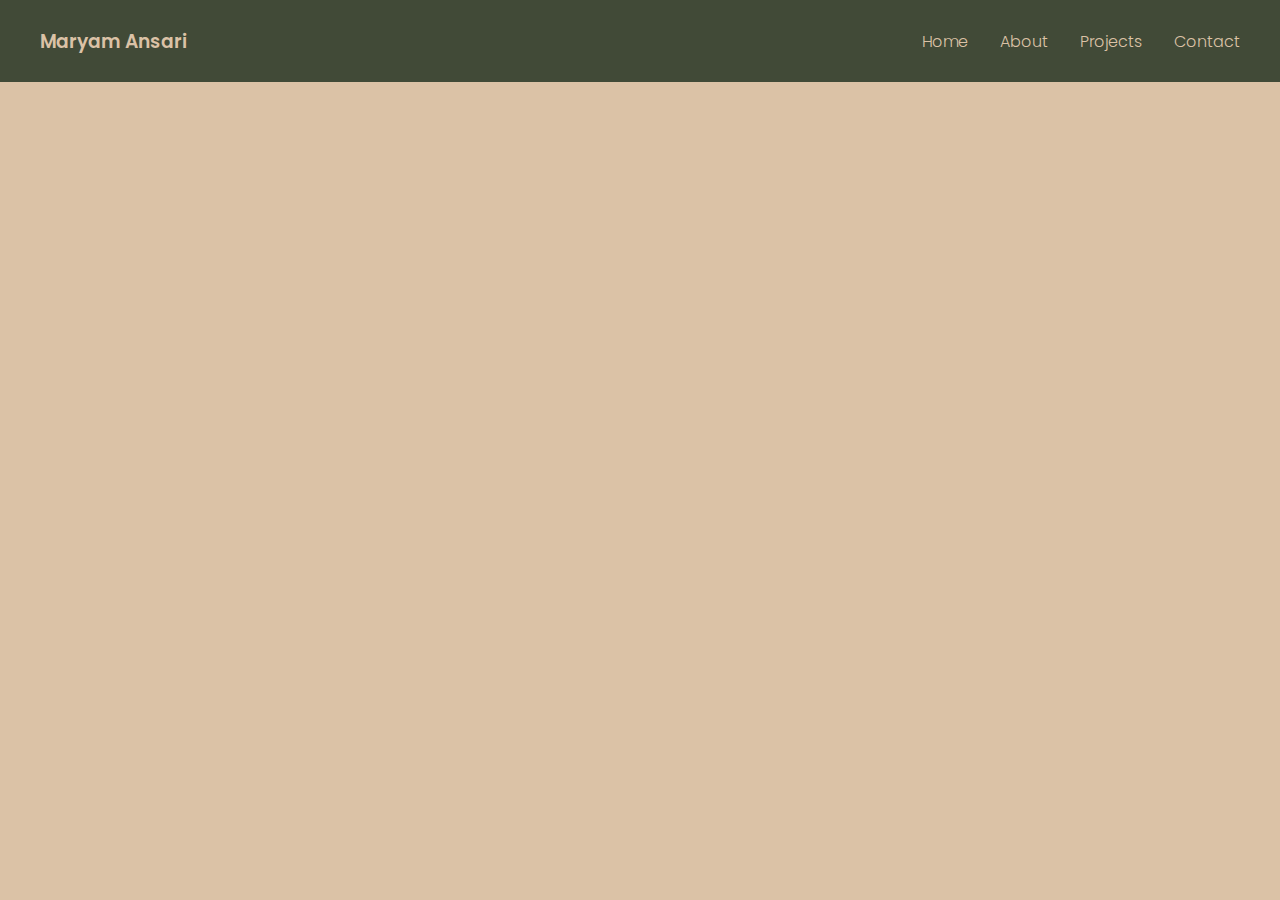
<file: index.html>
<!DOCTYPE html>
<html lang="en">
<head>
    <meta charset="UTF-8">
    <meta name="viewport" content="width=device-width, initial-scale=1.0">
    <title>Maryam Ansari | Web Developer</title>
    <link rel="preconnect" href="https://fonts.googleapis.com">
    <link rel="preconnect" href="https://fonts.gstatic.com" crossorigin>
    <link href="https://fonts.googleapis.com/css2?family=Poppins:wght@300;400;600&display=swap" rel="stylesheet">
    <link rel="stylesheet" href="index.css" ></link>
</head>
<body>
    <header>
        <nav>
        <h3 id="heading"> Maryam Ansari</h3>
        
        <div id="navigation">
            <a class ="navbar" href="index.html">Home</a>
            <a class ="navbar" href="about.html">About</a>
            <a class ="navbar" href="project.html">Projects</a>
            <a class ="navbar" href="contact.html">Contact</a>
        </div>
        </nav>
    </header>
    <main>
        <article class="main-intro">
            <h2 class="animate">Hi, I'm Maryam Ansari</h2>
            <p class="animate">Aspiring Web Developer | Creative Problem Solver</p>
            <p class="animate">"Building my journey, one project at a time"</p>
            <a href="project.html" class="animate" id="firstbutton">View My Work</a>
        </article>
    </main>
</body>
</html>
</file>
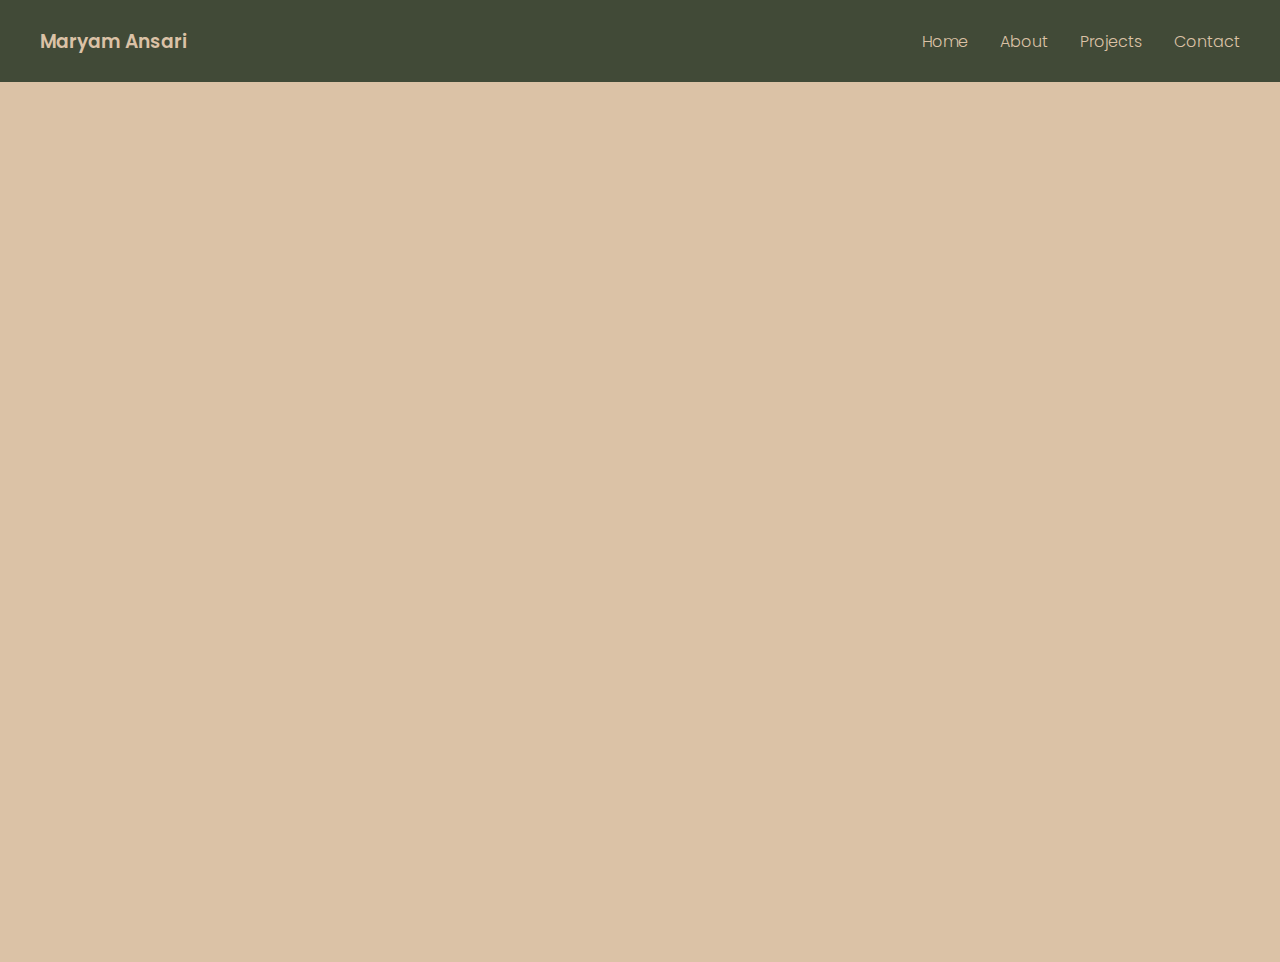
<file: about.html>
<!DOCTYPE html>
<html lang="en">
<head>
    <meta charset="UTF-8">
    <meta name="viewport" content="width=device-width, initial-scale=1.0">
    <title>About Me | Maryam Ansari</title>
    <link rel="preconnect" href="https://fonts.googleapis.com">
    <link rel="preconnect" href="https://fonts.gstatic.com" crossorigin>
    <link href="https://fonts.googleapis.com/css2?family=Poppins:wght@300;400;600&display=swap" rel="stylesheet">
    <link rel="stylesheet" href="about.css" ></link>
</head>
<body>
 <header>
        <nav>
        <h3 id="heading"> Maryam Ansari</h3>

            <input type="checkbox" id="nav-toggle" class="nav-toggle">
            <label for="nav-toggle" class="hamburger-button">
            <span class="hamburger-line"></span>
            <span class="hamburger-line"></span>
            <span class="hamburger-line"></span>
        </label>
        <div id="navigation">
            <a class ="navbar" href="index.html">Home</a>
            <a class ="navbar" href="about.html">About</a>
            <a class ="navbar" href="project.html">Projects</a>
            <a class ="navbar" href="contact.html">Contact</a>
        </div>
        </nav>
    </header>
    <main>    
        <section id="about">
            <div class="about-image animate">
                <img src="picture.jpg" alt="My Picture">
            </div>
            <div class="about-content"> 
                <h2 class="animate">Hello! I'm Maryam Ansari</h2>
                <p class="animate">  I'm a passionate and creative problem-solver, currently diving deep into the world of web development. I love the process of turning complex ideas into beautiful, user-friendly websites. My journey is all about learning, building, and growing—one line of code at a time..</p>
                <h3 class="animate">My Toolbox </h3>
                <div class="skills-container animate">
                    <span class="skill-tag">HTML5</span>
                    <span class="skill-tag">CSS3</span>
                    <span class="skill-tag">Java</span>
               </div>
            </div>
        </section>
    </main>
</body>
</html>
</file>
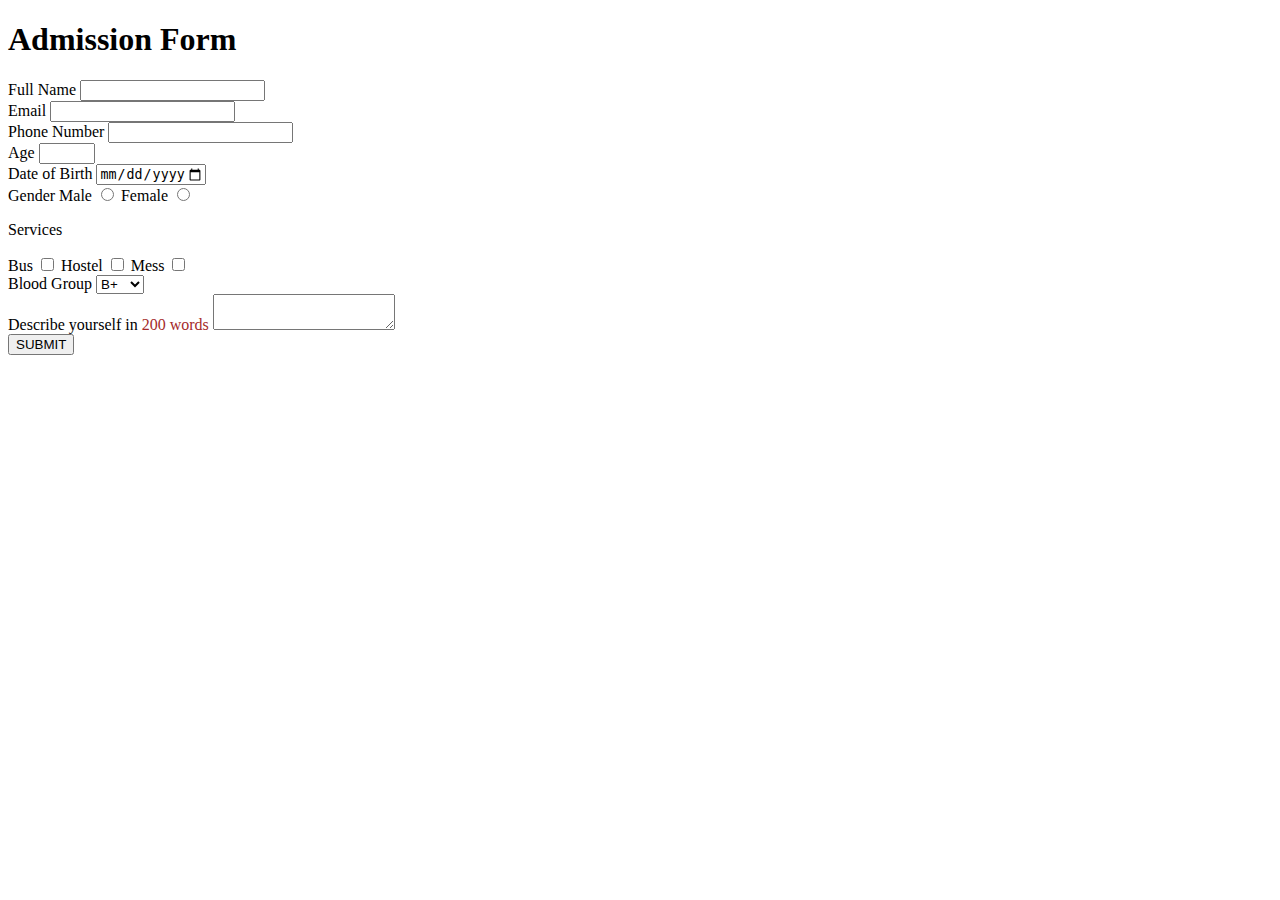
<file: admission.html>
<!DOCTYPE html>
<html lang="en">
<head>
    <meta charset="UTF-8">
    <meta name="viewport" content="width=device-width, initial-scale=1.0">
    <title>AdmissionForm</title>
</head>
<body>
<form> 
  <h1>Admission Form</h1>
  <div>
  <label for="name"> Full Name</label>
  <input type="text" id="name" name="name"></input>
  </div>

<div>
    <label for="email">Email</label>
  <input type="email" id="email" name="email"></input>
</div>

<div>
    <label for="number">Phone Number</label>
  <input type="tel" id="number" name="number" maxlength="10"></input>
</div>
<div>
    <label for="age">Age</label>
  <input type="number" id="age" name="age" min="15" max="60"></input>
  </div>

  <div>

    <label for="date">Date of Birth</label>
  <input type="date" id="date" name="date" min="1964-01-01" max="2010-01-01"></input>
<br>
</div>
<div>
 <label>Gender</label>
  <label for="male">Male</label>
  <input type="radio" id="male" name="gender" value="male"></input>

    <label for="female">Female</label>
  <input type="radio" id="female" name="gender" value="female"></input>
 <br>

</div>
<div>
  <p>Services</p>

    <label for="bus">Bus</label>
  <input type="checkbox" id="bus" name="bus"></input>

    <label for="hostel"> Hostel </label>
  <input type="checkbox" id="hostel" name="hostel"></input>

    <label for="mess">Mess</label>
  <input type="checkbox" id="mess" name="mess"></input>
<br>
</div>

<div >
<label>Blood Group</label>
  <select>
     <option>B+</option>
      <option>o-</option>
      <option>AB+</option>
     
  </select>
<br>
</div>

<label >Describe yourself in <span style="color: brown;"> 200 words </span></label>
<textarea></textarea>
<br>
<button>SUBMIT</button>
<br>
</file>
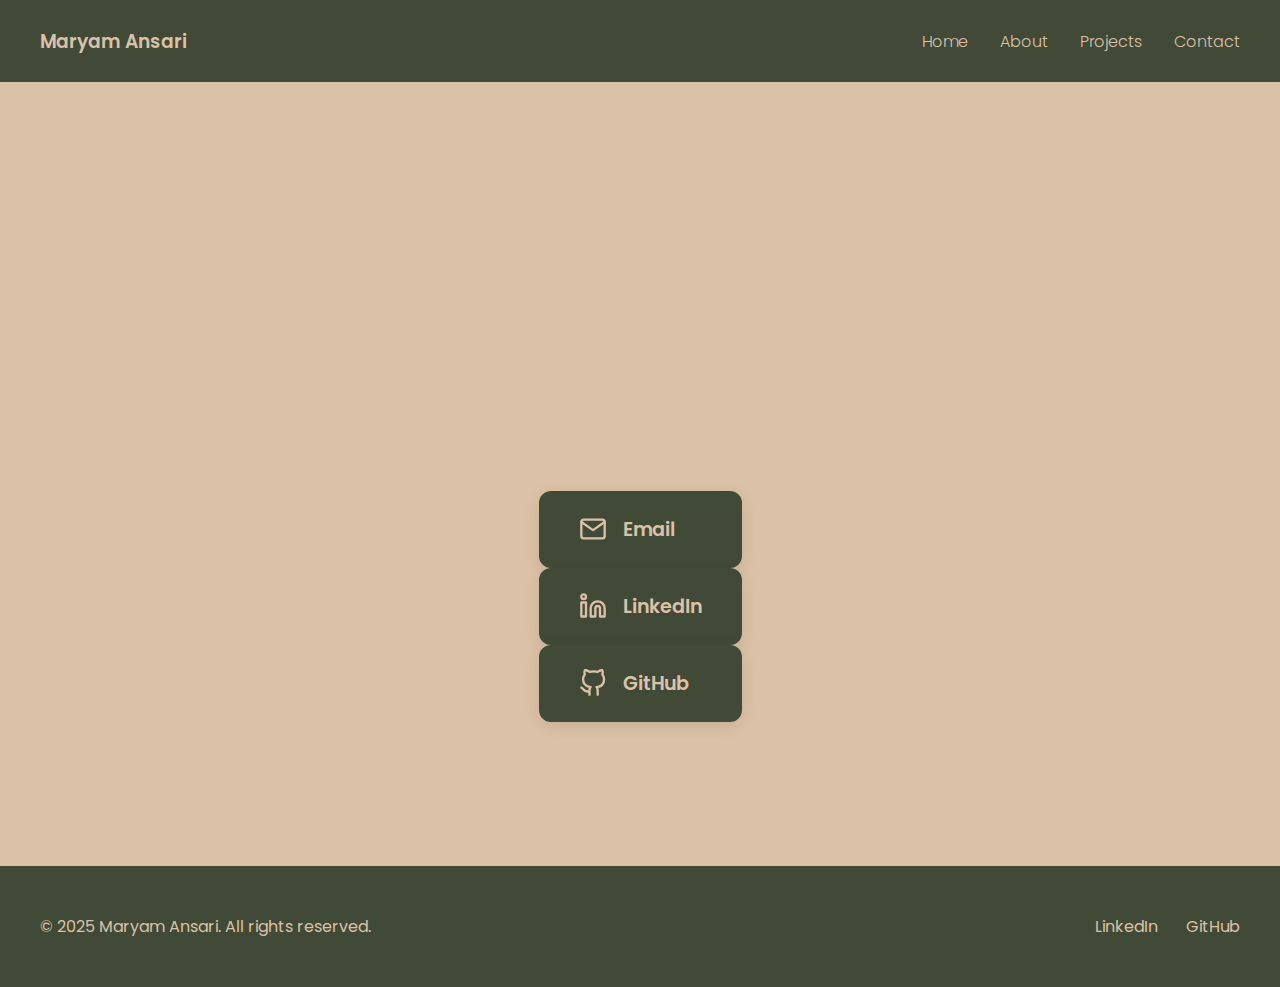
<file: contact.html>
<!DOCTYPE html>
<html lang="en">
<head>
    <meta charset="UTF-8">
    <meta name="viewport" content="width=device-width, initial-scale=1.0">
    <title>Contact| Maryam Ansari</title>
    <link rel="preconnect" href="https://fonts.googleapis.com">
    <link rel="preconnect" href="https://fonts.gstatic.com" crossorigin>
    <link href="https://fonts.googleapis.com/css2?family=Poppins:wght@300;400;600&display=swap" rel="stylesheet">
    <link rel="stylesheet" href="contact.css" ></link>
</head>
<body>
    <header>
        <nav>
        <h3 id="heading"> Maryam Ansari</h3>

            <input type="checkbox" id="nav-toggle" class="nav-toggle">
            <label for="nav-toggle" class="hamburger-button">
            <span class="hamburger-line"></span>
            <span class="hamburger-line"></span>
            <span class="hamburger-line"></span>
        </label>
        <div id="navigation">
            <a class ="navbar" href="index.html">Home</a>
            <a class ="navbar" href="about.html">About</a>
            <a class ="navbar" href="project.html">Projects</a>
            <a class ="navbar" href="contact.html">Contact</a>
        </div>
        </nav>
    </header>

 <main class="contact-section">
     <div class="contact-header animate">
     <h2>Let's Connect</h2>
     <p>I'm always open to discussing new projects, creative ideas, or opportunities to be part of your vision. Feel free to reach out!</p>
     </div>

     <div class="contact--container">
         <a href="mailto:maryamferozansari@gmail.com" class="contact-card ">
         <svg xmlns="http://www.w3.org/2000/svg" width="24" height="24" viewBox="0 0 24 24" fill="none" stroke="currentColor" stroke-width="2" stroke-linecap="round" stroke-linejoin="round"><path d="M4 4h16c1.1 0 2 .9 2 2v12c0 1.1-.9 2-2 2H4c-1.1 0-2-.9-2-2V6c0-1.1.9-2 2-2z"></path><polyline points="22,6 12,13 2,6"></polyline></svg>
         <h3>Email</h3>
         </a>

         <a href="https://www.linkedin.com/in/maryam-ansari-57280637a" target="_blank" class="contact-card animate-fade-in-up">
            <svg xmlns="http://www.w3.org/2000/svg" width="24" height="24" viewBox="0 0 24 24" fill="none" stroke="currentColor" stroke-width="2" stroke-linecap="round" stroke-linejoin="round"><path d="M16 8a6 6 0 0 1 6 6v7h-4v-7a2 2 0 0 0-2-2 2 2 0 0 0-2 2v7h-4v-7a6 6 0 0 1 6-6z"></path><rect x="2" y="9" width="4" height="12"></rect><circle cx="4" cy="4" r="2"></circle></svg>
            <h3>LinkedIn</h3>
         </a>

         <a href="https://github.com/maryam-ans" target="_blank" class="contact-card animate-fade-in-up">
             <svg xmlns="http://www.w3.org/2000/svg" width="24" height="24" viewBox="0 0 24 24" fill="none" stroke="currentColor" stroke-width="2" stroke-linecap="round" stroke-linejoin="round"><path d="M9 19c-5 1.5-5-2.5-7-3m14 6v-3.87a3.37 3.37 0 0 0-.94-2.61c3.14-.35 6.44-1.54 6.44-7A5.44 5.44 0 0 0 20 4.77 5.07 5.07 0 0 0 19.91 1S18.73.65 16 2.48a13.38 13.38 0 0 0-7 0C6.27.65 5.09 1 5.09 1A5.07 5.07 0 0 0 5 4.77a5.44 5.44 0 0 0-1.5 3.78c0 5.42 3.3 6.61 6.44 7A3.37 3.37 0 0 0 9 18.13V22"></path></svg>
             <h3>GitHub</h3>
         </a>
        </div>
    </main>
<footer>
    <div class="footer-content">
        <p>© 2025 Maryam Ansari. All rights reserved.</p>
        <div class="footer-links">
            <a href="https://www.linkedin.com/in/maryam-ansari-57280637a" target="_blank">LinkedIn</a>
            <a href="https://github.com/maryam-ans" target="_blank">GitHub</a>
        </div>
    </div>
</footer>    
</body>
</html>
</file>
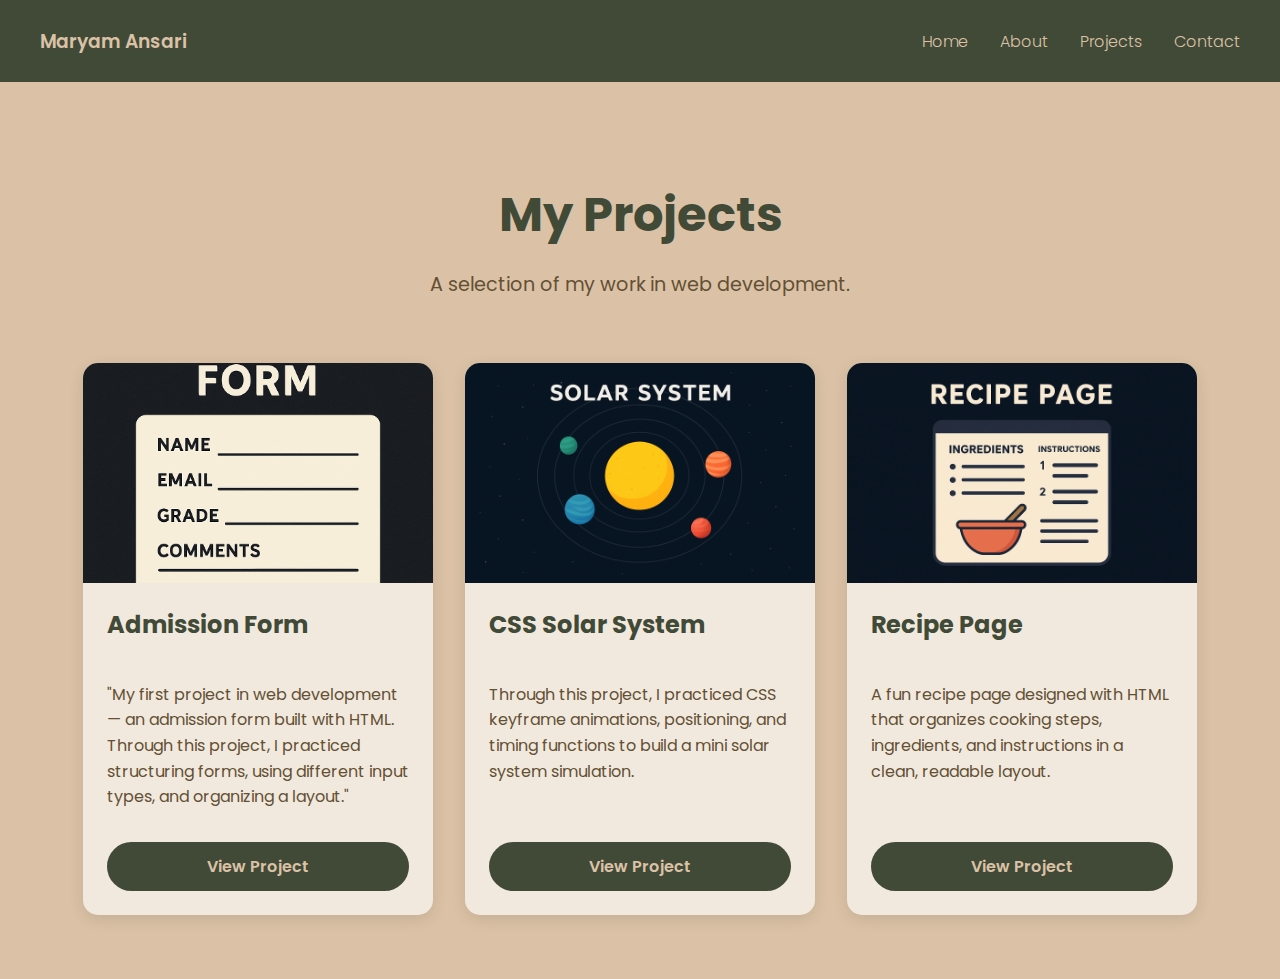
<file: project.html>
<!DOCTYPE html>
<html lang="en">
<head>
    <meta charset="UTF-8">
    <meta name="viewport" content="width=device-width, initial-scale=1.0">
    <title>My Projects | Maryam Ansari</title>
    <link rel="preconnect" href="https://fonts.googleapis.com">
    <link rel="preconnect" href="https://fonts.gstatic.com" crossorigin>
    <link href="https://fonts.googleapis.com/css2?family=Poppins:wght@300;400;600&display=swap" rel="stylesheet">
    <link rel="stylesheet" href="project.css">
</head>
<body>
     <header>
        <nav>
        <h3 id="heading"> Maryam Ansari</h3>

            <input type="checkbox" id="nav-toggle" class="nav-toggle">
            <label for="nav-toggle" class="hamburger-button">
            <span class="hamburger-line"></span>
            <span class="hamburger-line"></span>
            <span class="hamburger-line"></span>
        </label>
        <div id="navigation">
            <a class ="navbar" href="index.html">Home</a>
            <a class ="navbar" href="about.html">About</a>
            <a class ="navbar" href="project.html">Projects</a>
            <a class ="navbar" href="contact.html">Contact</a>
        </div>
        </nav>
    </header>
 <main>
     <div class="project-header animate">
         <h1>My Projects</h1>
         <p>A selection of my work in web development.</p>
      </div>
<div class="project-grid">
       <div class="project-card animate">
       <a href="admission.html" class="card-image-link"><img class="card-image" src="admission2.png" alt="Admission form project"></a> 
     <div class="card-content">
       <h3>Admission Form</h3>
        <p>"My first project in web development — an admission form built with HTML. Through this project, I practiced structuring forms, using different input types, and organizing a layout."</p>
        <a href="admission.html" class="project-button">View Project</a>
       </div>
    </div>

 <div class="project-card">
     <a href="solar.html" class="card-image-link"><img class="card-image" src="solar.png" alt="Solar system animation project"> </a>
 <div class="card-content">
    <h3>CSS Solar System</h3>
    <p>Through this project, I practiced CSS keyframe animations, positioning, and timing functions to build a mini solar system simulation.</p>
    <a href="solar.html" class="project-button">View Project</a>
    </div>
 </div>

 <div class="project-card animate">
   <a href="recipe.html" class="card-image-link"> <img class="card-image" src="recipe.png" alt="Recipe page project"> </a>
 <div class="card-content">
     <h3>Recipe Page</h3>
     <p>A fun recipe page designed with HTML that organizes cooking steps, ingredients, and instructions in a clean, readable layout.</p>
     <a href="recipe.html" class="project-button">View Project</a>
    </div>
</div>

</div>           
</main>   
</body>
</html>
</file>
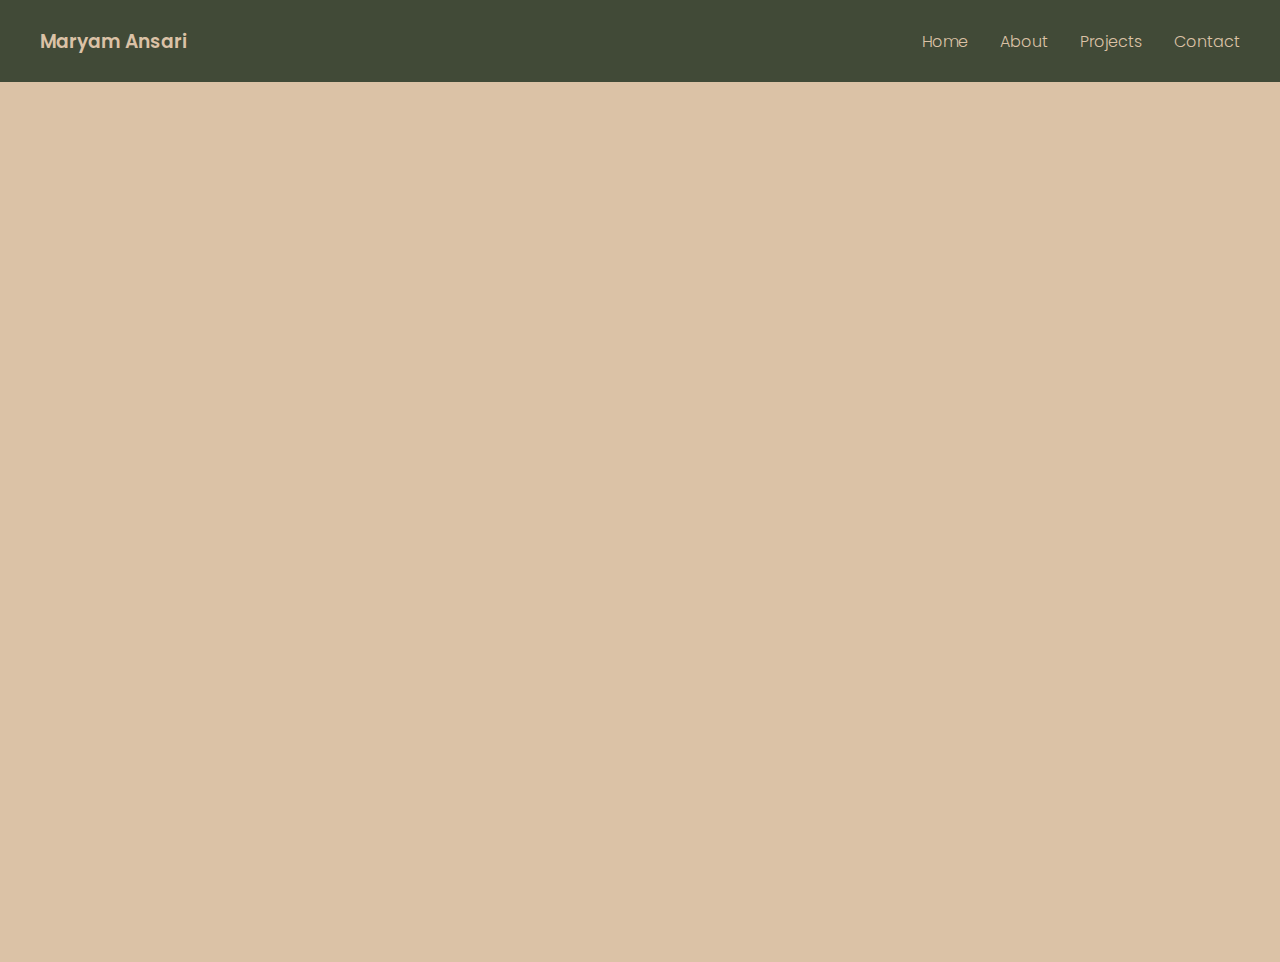
<file: projectabout.html>
<!DOCTYPE html>
<html lang="en">
<head>
    <meta charset="UTF-8">
    <meta name="viewport" content="width=device-width, initial-scale=1.0">
    <title>About Me | Maryam Ansari</title>
    <link rel="preconnect" href="https://fonts.googleapis.com">
    <link rel="preconnect" href="https://fonts.gstatic.com" crossorigin>
    <link href="https://fonts.googleapis.com/css2?family=Poppins:wght@300;400;600&display=swap" rel="stylesheet">
    <link rel="stylesheet" href="about.css" ></link>
</head>
<body>
 <header>
        <nav>
        <h3 id="heading"> Maryam Ansari</h3>
        <div id="navigation">
            <a class ="navbar" href="projecthome.html">Home</a>
            <a class ="navbar" href="projectabout.html">About</a>
            <a class ="navbar" href="project.html">Projects</a>
            <a class ="navbar" href="projectcontact.html">Contact</a>
        </div>
        </nav>
    </header>
    <main>    
        <section id="about">
            <div class="about-image animate">
                <img src="picture.jpg" alt="My Picture">
            </div>
            <div class="about-content"> 
                <h2 class="animate">Hello! I'm Maryam Ansari</h2>
                <p class="animate">  I'm a passionate and creative problem-solver, currently diving deep into the world of web development. I love the process of turning complex ideas into beautiful, user-friendly websites. My journey is all about learning, building, and growing—one line of code at a time..</p>
                <h3 class="animate">My Toolbox </h3>
                <div class="skills-container animate">
                    <span class="skill-tag">HTML5</span>
                    <span class="skill-tag">CSS3</span>
                    <span class="skill-tag">Java</span>
               </div>
            </div>
        </section>
    </main>
</body>
</html>
</file>
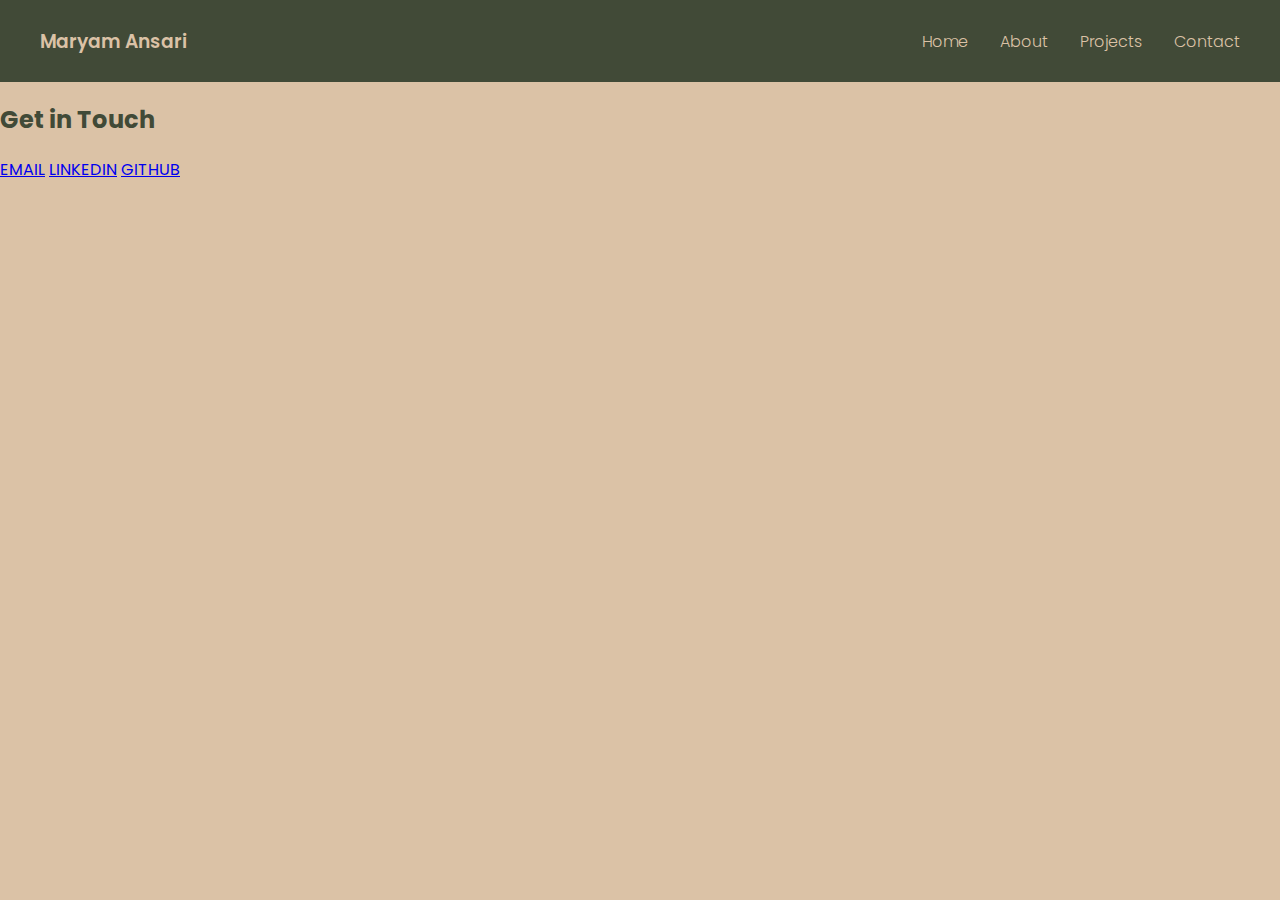
<file: projectcontact.html>
<!DOCTYPE html>
<html lang="en">
<head>
    <meta charset="UTF-8">
    <meta name="viewport" content="width=device-width, initial-scale=1.0">
    <title>Contact| Maryam Ansari</title>
    <link rel="preconnect" href="https://fonts.googleapis.com">
    <link rel="preconnect" href="https://fonts.gstatic.com" crossorigin>
    <link href="https://fonts.googleapis.com/css2?family=Poppins:wght@300;400;600&display=swap" rel="stylesheet">
    <link rel="stylesheet" href="contact.css" ></link>
</head>
<body>
    <header>
        <nav>
        <h3 id="heading"> Maryam Ansari</h3>
        <div id="navigation">
            <a class ="navbar" href="projecthome.html">Home</a>
            <a class ="navbar" href="projectabout.html">About</a>
            <a class ="navbar" href="project.html">Projects</a>
            <a class ="navbar" href="projectcontact.html">Contact</a>
        </div>
        </nav>
    </header>
<main>
    <div>
       <h2> Get in Touch </h2>
    </div>
    <div>
        <a HREF="maryamferozansari@gmail.com" >EMAIL</a>
        <a href="https://www.linkedin.com/in/maryam-ansari-57280637a" >LINKEDIN</a>
        <a href="https://github.com/maryam-ans">GITHUB</a>
    </div>
</main>
    
<body>
    
</body>
</html>
</file>
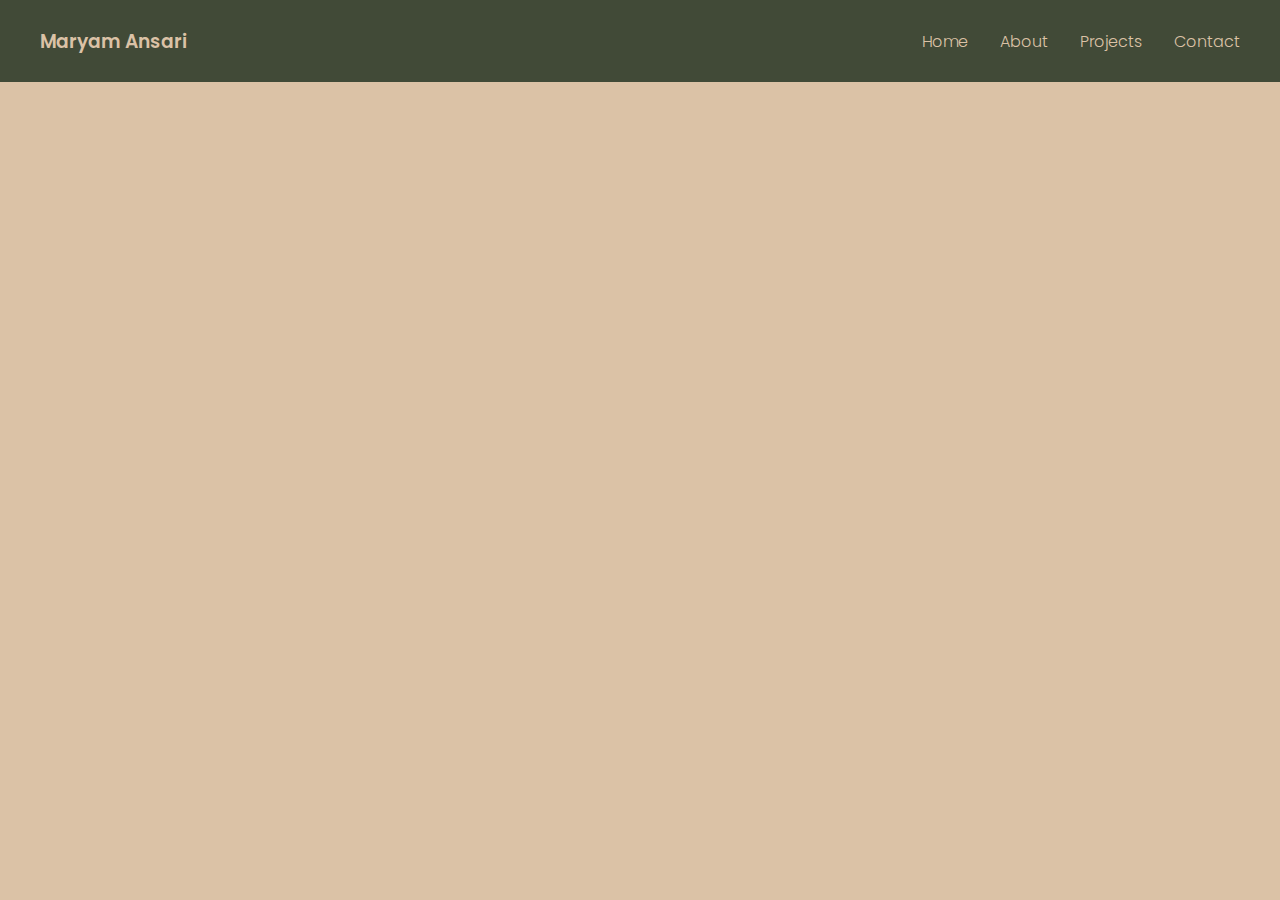
<file: projecthome.html>
<!DOCTYPE html>
<html lang="en">
<head>
    <meta charset="UTF-8">
    <meta name="viewport" content="width=device-width, initial-scale=1.0">
    <title>Maryam Ansari | Web Developer</title>
    <link rel="preconnect" href="https://fonts.googleapis.com">
    <link rel="preconnect" href="https://fonts.gstatic.com" crossorigin>
    <link href="https://fonts.googleapis.com/css2?family=Poppins:wght@300;400;600&display=swap" rel="stylesheet">
    <link rel="stylesheet" href="index.css" ></link>
</head>
<body>
    <header>
        <nav>
        <h3 id="heading"> Maryam Ansari</h3>
        <div id="navigation">
            <a class ="navbar" href="projecthome.html">Home</a>
            <a class ="navbar" href="projectabout.html">About</a>
            <a class ="navbar" href="project.html">Projects</a>
            <a class ="navbar" href="projectcontact.html">Contact</a>
        </div>
        </nav>
    </header>
    <main>
        <article class="main-intro">
            <h2 class="animate">Hi, I'm Maryam Ansari</h2>
            <p class="animate">Aspiring Web Developer | Creative Problem Solver</p>
            <p class="animate">"Building my journey, one project at a time"</p>
            <button class="animate" id="firstbutton">View My Work </button>
        </article>
    </main>
</body>
</html>
</file>
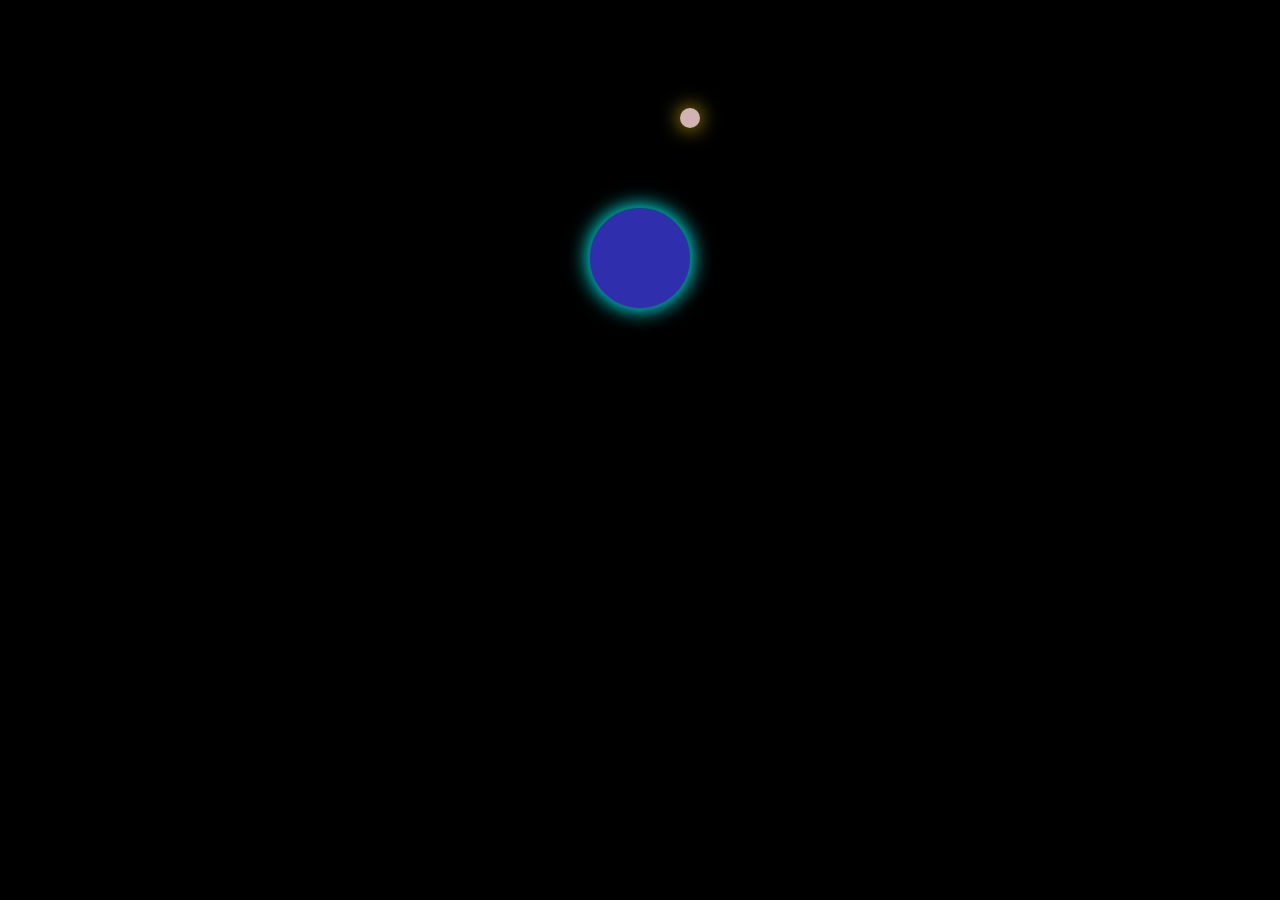
<file: solar.html>
<!DOCTYPE html>
<html lang="en">
<head>
    <meta charset="UTF-8">
    <meta name="viewport" content="width=device-width, initial-scale=1.0">
    <title>Solar</title>
    <style>
        html{
            background-color: black;
        }
        .container{
            height:500px;
            display: flex;
            justify-content: center;
            align-items: center;
            
        }
        .earth{
            height: 100px;
            width:100px;
            background-color: rgb(47, 47, 173);
            border: 2px solid rgb(6, 122, 122);
            border-radius: 50%;
            filter: drop-shadow(0 0 10px cyan);
        }
        .moon{
            height: 20px;
            width: 20px;
            background-color: rgb(209, 179, 179);
            margin: 50px;
            border: 2px;
            border-radius: 50%;
            filter: drop-shadow(0 0 10px rgb(223, 193, 19));
            position: absolute;
            top:0px;
            left: 50%;
            transform: translateX(-50%);
        }
        .orbit{
            position: absolute;
            width: 200px;
            height: 200px;
            border-radius: 50%;
            animation: moon 5s linear infinite;
            padding: 100px;

        }
        @keyframes moon{
            0%{
                transform: rotate(0deg);

            }
            100%{
                transform: rotate(360deg);
            }
            
        }
    </style>
</head>
<body>
    <div class="container">
        <div class="earth"></div>
        <div class="orbit">
        <div class="moon"></div></div>
    </div>
</body>
</html>
</file>
<file: index.css>
html {
    scroll-behavior: smooth;
    scroll-padding-top: 80px;
}
body{
    background-color: #DBC2A6;
    color:#414A37;
    margin:0;
    padding:0;
    font-family: 'poppins',sans-serif;
}
header {
    background-color: #414A37;
    position: sticky;
    top: 0;
}
nav{
    display:flex; 
    justify-content: space-between;
    align-items: center;
    padding: 0.5rem 2rem; 
    max-width: 1200px;
    margin: 0 auto; 
}
#heading{
    color: #DBC2A6;
    font-weight: 600;
}
#navigation{
    display: flex;
    gap:2rem;  
} 
.navbar{
    text-decoration: none;
    color: #DBC2A6;
    font-size: 1rem;
    font-weight: 300;
    position: relative;
    padding: 5px 0;
    transition: color 0.3s ease;
}
.navbar::after {
    position: absolute;
    width: 100%;
    height: 2px;
    background-color: #DBC2A6;
    bottom: 0;
    left: 0;
    transform: scaleX(0);
    transform-origin: bottom right;
    transition: transform 0.3s ease-out;
}
.navbar:hover {
    color: #FFFFFF; 
}

.navbar:hover::after {
    transform: scaleX(1);
    transform-origin: bottom left;
}
main{
    display:flex;
    justify-content: center;
    align-items: center;
    min-height: 90vh;
    text-align: center;  
}
#firstbutton{
    padding: 1rem 2rem;
    border-radius: 50px;
    margin-top: 2rem;
    border: 2px solid #414A37;
    font-size: 1.2rem;
    font-weight: 600;
    background-color: #414A37;
    color: #DBC2A6;
    cursor: pointer;
    transition: all 0.3s ease; 
    text-decoration: none;
}
#firstbutton:hover {
    background-color: transparent; 
    color: #414A37; 
    transform: translateY(-5px); 
}
.main-intro{
   display: flex;
    flex-direction: column;
    align-items: center;
    gap: 0.5rem;
}
.main-intro h2 {
    font-size: 3rem;
    font-weight: 600;
    margin-bottom: 0.5rem;
}

.main-intro p {
    font-size: 1.2rem;
    font-weight: 300;
    margin: 0.2rem 0;
    color: #635034;
}
@keyframes fadeInUp {
    from {
        opacity: 0;
        transform: translateY(20px);
    }
    to {
        opacity: 1;
        transform: translateY(0);
    }
}

.animate{
    opacity: 0; 
    animation: fadeInUp 0.8s ease forwards;
}
.animate:nth-child(1) { animation-delay: 0.2s; }
.animate:nth-child(2) { animation-delay: 0.4s; }
.animate:nth-child(3) { animation-delay: 0.6s; }
.animate:nth-child(4) { animation-delay: 0.8s; } 
/*-------------  PROJECT PAGE  -------------*/

.box{
  width:25%;
  height:50%;
  background-color: #414A37;
  display:flex;
  flex-direction: column;
  padding:10px;
  border-radius:20px;
}
.img{
    width:97%;
    height:300px;
    border-radius:20px;
}
main{
    display:flex;
    flex-direction: row;
    justify-content: space-evenly;
}
@media (max-width: 768px) {
    #navigation {
        display: none;
        position: fixed;
        top: 70px;
        right: 0;
        width: 100%;
        height: calc(100vh - 70px);
        background-color: rgba(65, 74, 55, 0.95);
        backdrop-filter: blur(5px);
        flex-direction: column;
        align-items: center;
        justify-content: center;
        transform: translateX(100%);
        transition: transform 0.3s ease-in-out;
}
}
/*made using chatgpt */

.nav-toggle {
    display: none;
}

@media (max-width: 768px) {
    .hamburger-button {
        display: flex;
        flex-direction: column;
        gap: 5px;
        cursor: pointer;
        background: none;
        border: none;
    }
    .hamburger-line {
        width: 25px;
        height: 3px;
        background-color: #DBC2A6;
        border-radius: 3px;
        transition: transform 0.3s ease, opacity 0.3s ease;
    }
    .nav-toggle:checked ~ #navigation {
        display: flex;
        transform: translateX(0);
    }
    .nav-toggle:checked + .hamburger-button .hamburger-line:nth-child(1) {
        transform: translateY(8px) rotate(45deg);
    }
    .nav-toggle:checked + .hamburger-button .hamburger-line:nth-child(2) {
        opacity: 0;
    }
    .nav-toggle:checked + .hamburger-button .hamburger-line:nth-child(3) {
        transform: translateY(-8px) rotate(-45deg);
    }
}
</file>
<file: about.css>
html {
    scroll-behavior: smooth;
    scroll-padding-top: 80px;
}
body{
    background-color: #DBC2A6;
    color:#414A37;
    margin:0;
    padding:0;
    font-family: 'poppins',sans-serif;
}
header {
    background-color: #414A37;
    position: sticky;
    top: 0;
}
nav{
    display:flex; 
    justify-content: space-between;
    align-items: center;
    padding: 0.5rem 2rem; 
    max-width: 1200px;
    margin: 0 auto; 
}
#heading{
    color: #DBC2A6;
    font-weight: 600;
}
#navigation{
    display: flex;
    gap:2rem;  
} 
.navbar{
    text-decoration: none;
    color: #DBC2A6;
    font-size: 1rem;
    font-weight: 300;
    position: relative;
    padding: 5px 0;
    transition: color 0.3s ease;
}
.navbar::after {
    position: absolute;
    width: 100%;
    height: 2px;
    background-color: #DBC2A6;
    bottom: 0;
    left: 0;
    transform: scaleX(0);
    transform-origin: bottom right;
    transition: transform 0.3s ease-out;
}
.navbar:hover {
    color: #FFFFFF; 
}

.navbar:hover::after {
    transform: scaleX(1);
    transform-origin: bottom left;
}


img{
    width: 280px;
    height: 350px;
    object-fit: cover;
    border-radius: 8px; 
    border: 10px solid #414A37; 
    transition: transform 0.3s ease, box-shadow 0.3s ease;
}
#about{
    display:flex;
    justify-content: center;
    align-items:center;
    gap: 4rem;
    padding: 5rem 2rem;
    max-width: 1000px;
    margin: 0 auto;
    min-height: 80vh;
    position: relative; 
}
.about-image {
    flex-shrink: 0;
}

.about-content {
    max-width: 600px;
}
about-content h2 {
    font-size: 2.5rem;
    font-weight: 600;
    margin-top: 0;
}

.about-content p {
    font-size: 1.1rem;
    line-height: 1.7;
    color: #635034;
}

.about-content h3 {
    font-size: 1.5rem;
    margin-top: 2rem;
    margin-bottom: 1rem;
    border-bottom: 2px solid #c4a989;
    padding-bottom: 0.5rem;
}

.skills-container {
    display: flex;
    flex-wrap: wrap;
    gap: 0.75rem;
}

.skill-tag {
    background-color: #414A37;
    color: #DBC2A6;
    padding: 0.5rem 1rem;
    border-radius: 20px;
    font-size: 0.9rem;
    font-weight: 600;
    transition: transform 0.2s ease;
}

.skill-tag:hover {
    transform: translateY(-3px);
}

@keyframes fadeInUp {
    from {
        opacity: 0;
        transform: translateY(20px);
    }
    to {
        opacity: 1;
        transform: translateY(0);
    }
}

.animate{
    opacity: 0;
    animation: fadeInUp 0.8s ease forwards;
}

.about-image.animate { animation-delay: 0.2s; }
.about-content h2.animate { animation-delay: 0.4s; }
.about-content p.animate { animation-delay: 0.6s; }
.about-content h3.animate { animation-delay: 0.8s; }
.skills-container.animate { animation-delay: 1.0s; }

@media (max-width: 768px) {
    #about {
        flex-direction: column;
        text-align: center;
        gap: 2rem;
        padding: 3rem 1rem;
    }

    .about-content h3 {
        border-bottom: none;
    }
    
    .skills-container {
        justify-content: center;
    }
}
@media (max-width: 768px) {
    #navigation {
        display: none;
        position: fixed;
        top: 70px;
        right: 0;
        width: 100%;
        height: calc(100vh - 70px);
        background-color: rgba(65, 74, 55, 0.95);
        backdrop-filter: blur(5px);
        flex-direction: column;
        align-items: center;
        justify-content: center;
        transform: translateX(100%);
        transition: transform 0.3s ease-in-out;
    }
    #about {
        flex-direction: column;
        text-align: center;
   
    }
}
/*made using chatgpt */

.nav-toggle {
    display: none;
}

@media (max-width: 768px) {
    .hamburger-button {
        display: flex;
        flex-direction: column;
        gap: 5px;
        cursor: pointer;
        background: none;
        border: none;
    }
    .hamburger-line {
        width: 25px;
        height: 3px;
        background-color: #DBC2A6;
        border-radius: 3px;
        transition: transform 0.3s ease, opacity 0.3s ease;
    }
    .nav-toggle:checked ~ #navigation {
        display: flex;
        transform: translateX(0);
    }
    .nav-toggle:checked + .hamburger-button .hamburger-line:nth-child(1) {
        transform: translateY(8px) rotate(45deg);
    }
    .nav-toggle:checked + .hamburger-button .hamburger-line:nth-child(2) {
        opacity: 0;
    }
    .nav-toggle:checked + .hamburger-button .hamburger-line:nth-child(3) {
        transform: translateY(-8px) rotate(-45deg);
    }
}
</file>
<file: contact.css>
html {
    scroll-behavior: smooth;
    scroll-padding-top: 80px;
}
body{
    background-color: #DBC2A6;
    color:#414A37;
    margin:0;
    padding:0;
    font-family: 'poppins',sans-serif;
}
header {
    background-color: #414A37;
    position: sticky;
    top: 0;
}
nav{
    display:flex; 
    justify-content: space-between;
    align-items: center;
    padding: 0.5rem 2rem; 
    max-width: 1200px;
    margin: 0 auto; 
}
#heading{
    color: #DBC2A6;
    font-weight: 600;
}
#navigation{
    display: flex;
    gap:2rem;  
} 
.navbar{
    text-decoration: none;
    color: #DBC2A6;
    font-size: 1rem;
    font-weight: 300;
    position: relative;
    padding: 5px 0;
    transition: color 0.3s ease;
}
.navbar::after {
    position: absolute;
    width: 100%;
    height: 2px;
    background-color: #DBC2A6;
    bottom: 0;
    left: 0;
    transform: scaleX(0);
    transform-origin: bottom right;
    transition: transform 0.3s ease-out;
}
.navbar:hover {
    color: #FFFFFF; 
}

.navbar:hover::after {
    transform: scaleX(1);
    transform-origin: bottom left;
}

.contact-section {
    display: flex;
    flex-direction: column;
    justify-content: center;
    align-items: center;
    min-height: 80vh;
    padding: 2rem;
    text-align: center;
}

.contact-header {
    max-width: 600px;
    margin-bottom: 3rem;
}

.contact-header h2 {
    font-size: 3rem;
    margin-bottom: 1rem;
}

.contact-header p {
    font-size: 1.2rem;
    color: #635034;
    line-height: 1.7;
}

.contact-container {
    display: flex;
    gap: 1.5rem;
    justify-content: center;
    flex-direction: row;
}

.contact-card {
    background-color: #414A37;
    color: #DBC2A6;
    text-decoration: none;
    padding: 1.5rem 2.5rem;
    border-radius: 12px;
    display: flex;
    align-items: center;
    gap: 1rem;
    box-shadow: 0 4px 15px rgba(0, 0, 0, 0.1);
    transition: transform 0.3s ease, box-shadow 0.3s ease;
}

.contact-card:hover {
    transform: translateY(-8px);
    box-shadow: 0 8px 25px rgba(0, 0, 0, 0.15);
}

.contact-card svg {
    stroke: #DBC2A6;
    width: 28px;
    height: 28px;
}

.contact-card h3 {
    margin: 0;
    font-size: 1.2rem;
    font-weight: 600;
}

@keyframes fadeInUp {
    from { opacity: 0; transform: translateY(20px); }
    to { opacity: 1; transform: translateY(0); }
}

.animate{
    opacity: 0;
    animation: fadeInUp 0.8s ease forwards;
}

.contact-header.animate-{ animation-delay: 0.2s; }
.contact-card:nth-of-type(1) { animation-delay: 0.4s; }
.contact-card:nth-of-type(2) { animation-delay: 0.6s; }
.contact-card:nth-of-type(3) { animation-delay: 0.8s; }

@media (max-width: 768px) {
    .contact-container {
        width: 100%;
        max-width: 350px;
    }

    .contact-card {
        justify-content: center; 
    }
}
footer {
    background-color:#414A37;
    color:#DBC2A6;
    padding: 2rem;
    text-align: center;
}
.footer-content {
    max-width: 1200px;
    margin: 0 auto;
    display: flex;
    justify-content: space-between;
    align-items: center;
}
.footer-links a {
    color: #DBC2A6;
    text-decoration: none;
    margin-left: 1.5rem;
    transition: color 0.3s ease;
}
.footer-links a:hover {
    color: #FFFFFF;
}
@media (max-width: 768px) {
    .footer-content {
         flex-direction: column; gap: 1rem; }
    #navigation {
        display: none;
        position: fixed;
        top: 70px;
        right: 0;
        width: 100%;
        height: calc(100vh - 70px);
        background-color: rgba(65, 74, 55, 0.95);
        backdrop-filter: blur(5px);
        flex-direction: column;
        align-items: center;
        justify-content: center;
        transform: translateX(100%);
        transition: transform 0.3s ease-in-out;
    }
}
/*made using chatgpt */

.nav-toggle {
    display: none;
}

@media (max-width: 768px) {
    .hamburger-button {
        display: flex;
        flex-direction: column;
        gap: 5px;
        cursor: pointer;
        background: none;
        border: none;
    }
    .hamburger-line {
        width: 25px;
        height: 3px;
        background-color: #DBC2A6;
        border-radius: 3px;
        transition: transform 0.3s ease, opacity 0.3s ease;
    }
    .nav-toggle:checked ~ #navigation {
        display: flex;
        transform: translateX(0);
    }
    .nav-toggle:checked + .hamburger-button .hamburger-line:nth-child(1) {
        transform: translateY(8px) rotate(45deg);
    }
    .nav-toggle:checked + .hamburger-button .hamburger-line:nth-child(2) {
        opacity: 0;
    }
    .nav-toggle:checked + .hamburger-button .hamburger-line:nth-child(3) {
        transform: translateY(-8px) rotate(-45deg);
    }
}
</file>
<file: project.css>
html {
    scroll-behavior: smooth;
    scroll-padding-top: 80px;
}
body{
    background-color: #DBC2A6;
    color:#414A37;
    margin:0;
    padding:0;
    font-family: 'poppins',sans-serif;
}
header {
    background-color: #414A37;
    position: sticky;
    top: 0;
}
nav{
    display:flex; 
    justify-content: space-between;
    align-items: center;
    padding: 0.5rem 2rem; 
    max-width: 1200px;
    margin: 0 auto; 
}
#heading{
    color: #DBC2A6;
    font-weight: 600;
}
#navigation{
    display: flex;
    gap:2rem;  
} 
.navbar{
    text-decoration: none;
    color: #DBC2A6;
    font-size: 1rem;
    font-weight: 300;
    position: relative;
    padding: 5px 0;
    transition: color 0.3s ease;
}
.navbar::after {
    position: absolute;
    width: 100%;
    height: 2px;
    background-color: #DBC2A6;
    bottom: 0;
    left: 0;
    transform: scaleX(0);
    transform-origin: bottom right;
    transition: transform 0.3s ease-out;
}
.navbar:hover {
    color: #FFFFFF; 
}

.navbar:hover::after {
    transform: scaleX(1);
    transform-origin: bottom left;
}

main {
    padding: 4rem 2rem;
    max-width: 1200px;
    margin: 0 auto;
}

.project-header {
    text-align: center;
    margin-bottom: 4rem;
}

.project-header h1 {
    font-size: 3rem;
    margin-bottom: 0.5rem;
}

.project-header p {
    font-size: 1.2rem;
    color: #635034;
}

.project-grid {
    display: flex;
    justify-content: center;
    gap: 2rem;
    flex-wrap: wrap; 
}
.project-card {
    background-color: #f1e9dd; 
    border-radius: 15px;
    overflow: hidden; 
    flex-basis: 350px; 
    display: flex;
    flex-direction: column;
    box-shadow: 0 4px 15px rgba(0, 0, 0, 0.1);
    transition: transform 0.3s ease, box-shadow 0.3s ease;
}

.project-card:hover {
    transform: translateY(-10px);
    box-shadow: 0 8px 25px rgba(0, 0, 0, 0.15);
}

.card-image {
    width: 100%;
    height: 220px;
    object-fit: cover; 
    display: block;
    transition: transform 0.3s ease;
}
.project-card:hover .card-image {
    transform: scale(1.05);
}
.card-content {
    padding: 1.5rem;
    display: flex;
    flex-direction: column;
    flex-grow: 1; 
}

.card-content h3 {
    margin-top: 0;
    font-size: 1.5rem;
}

.card-content p {
    font-size: 1rem;
    line-height: 1.6;
    color: #635034;
    flex-grow: 1;
}

.project-button {
    display: inline-block;
    background-color: #414A37;
    color: #DBC2A6;
    padding: 0.75rem 1.5rem;
    border-radius: 50px;
    text-decoration: none;
    text-align: center;
    font-weight: 600;
    margin-top: 1rem;
    transition: background-color 0.3s ease, color 0.3s ease;
}

.project-button:hover {
    background-color: #5a664c;
}
@keyframes fadeInUp {
    from { opacity: 0; transform: translateY(20px); }
    to { opacity: 1; transform: translateY(0); }
}

.animate-fade-in-up {
    opacity: 0;
    animation: fadeInUp 0.8s ease forwards;
}
.projects-header.animate{ animation-delay: 0.2s; }
.project-card:nth-of-type(1) { animation-delay: 0.4s; }
.project-card:nth-of-type(2) { animation-delay: 0.6s; }
.project-card:nth-of-type(3) { animation-delay: 0.8s; }

@media (max-width: 768px) {
    #navigation {
        display: none;
        position: fixed;
        top: 70px;
        right: 0;
        width: 100%;
        height: calc(100vh - 70px);
        background-color: rgba(65, 74, 55, 0.95);
        backdrop-filter: blur(5px);
        flex-direction: column;
        align-items: center;
        justify-content: center;
        transform: translateX(100%);
        transition: transform 0.3s ease-in-out;
}
}
/*made using chatgpt */

.nav-toggle {
    display: none;
}

@media (max-width: 768px) {
    .hamburger-button {
        display: flex;
        flex-direction: column;
        gap: 5px;
        cursor: pointer;
        background: none;
        border: none;
    }
    .hamburger-line {
        width: 25px;
        height: 3px;
        background-color: #DBC2A6;
        border-radius: 3px;
        transition: transform 0.3s ease, opacity 0.3s ease;
    }
    .nav-toggle:checked ~ #navigation {
        display: flex;
        transform: translateX(0);
    }
    .nav-toggle:checked + .hamburger-button .hamburger-line:nth-child(1) {
        transform: translateY(8px) rotate(45deg);
    }
    .nav-toggle:checked + .hamburger-button .hamburger-line:nth-child(2) {
        opacity: 0;
    }
    .nav-toggle:checked + .hamburger-button .hamburger-line:nth-child(3) {
        transform: translateY(-8px) rotate(-45deg);
    }
}
</file>
